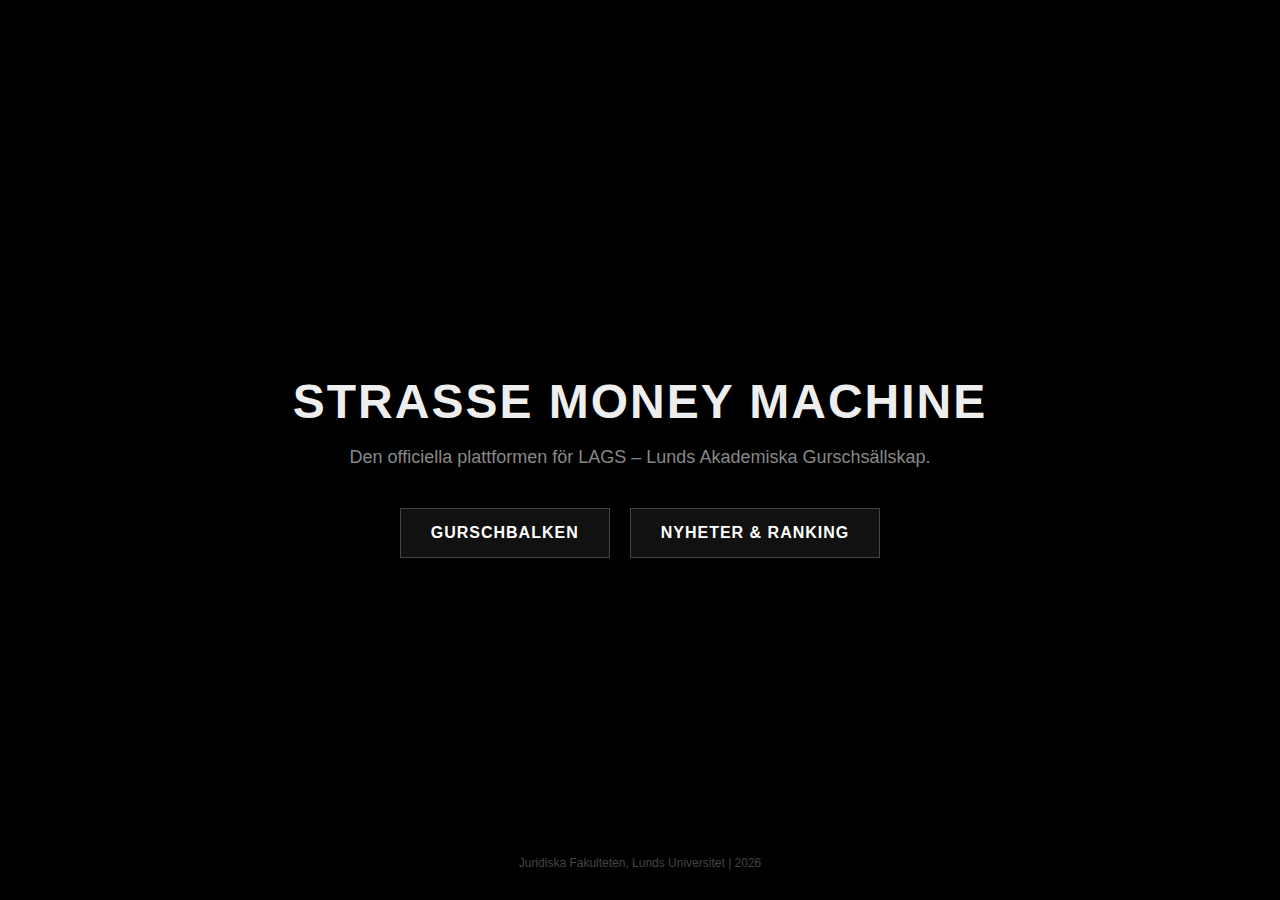
<file: 1-index.html>
<!DOCTYPE html>
<html lang="sv">
<head>
    <meta charset="UTF-8">
    <title>Strasse Money Machine — Hem</title>
    <style>
        body { 
            font-family: Arial, sans-serif; 
            margin: 0; 
            background-color: #000; 
            color: #eee;
            display: flex;
            flex-direction: column;
            align-items: center;
            justify-content: center;
            height: 100vh;
            text-align: center;
        }

        .hero-section {
            max-width: 800px;
            padding: 20px;
        }

        h1 { font-size: 48px; letter-spacing: 2px; margin-bottom: 10px; }
        p { color: #888; font-size: 18px; margin-bottom: 40px; }

        .nav-box {
            display: flex;
            gap: 20px;
            justify-content: center;
        }

        .nav-button {
            padding: 15px 30px;
            border: 1px solid #444;
            background: #111;
            color: #fff;
            text-decoration: none;
            font-weight: bold;
            transition: 0.3s;
            text-transform: uppercase;
            letter-spacing: 1px;
        }

        .nav-button:hover {
            background: #fff;
            color: #000;
            border-color: #fff;
        }

        .footer-note {
            position: absolute;
            bottom: 30px;
            font-size: 12px;
            color: #444;
        }
    </style>
</head>
<body>

    <div class="hero-section">
        <h1>STRASSE MONEY MACHINE</h1>
        <p>Den officiella plattformen för LAGS – Lunds Akademiska Gurschsällskap.</p>
        
        <div class="nav-box">
            <a href="balken.html" class="nav-button">Gurschbalken</a>
            <a href="blogg.html" class="nav-button">Nyheter & Ranking</a>
        </div>
    </div>

    <div class="footer-note">
        Juridiska Fakulteten, Lunds Universitet | 2026
    </div>

</body>
</html>
</file>
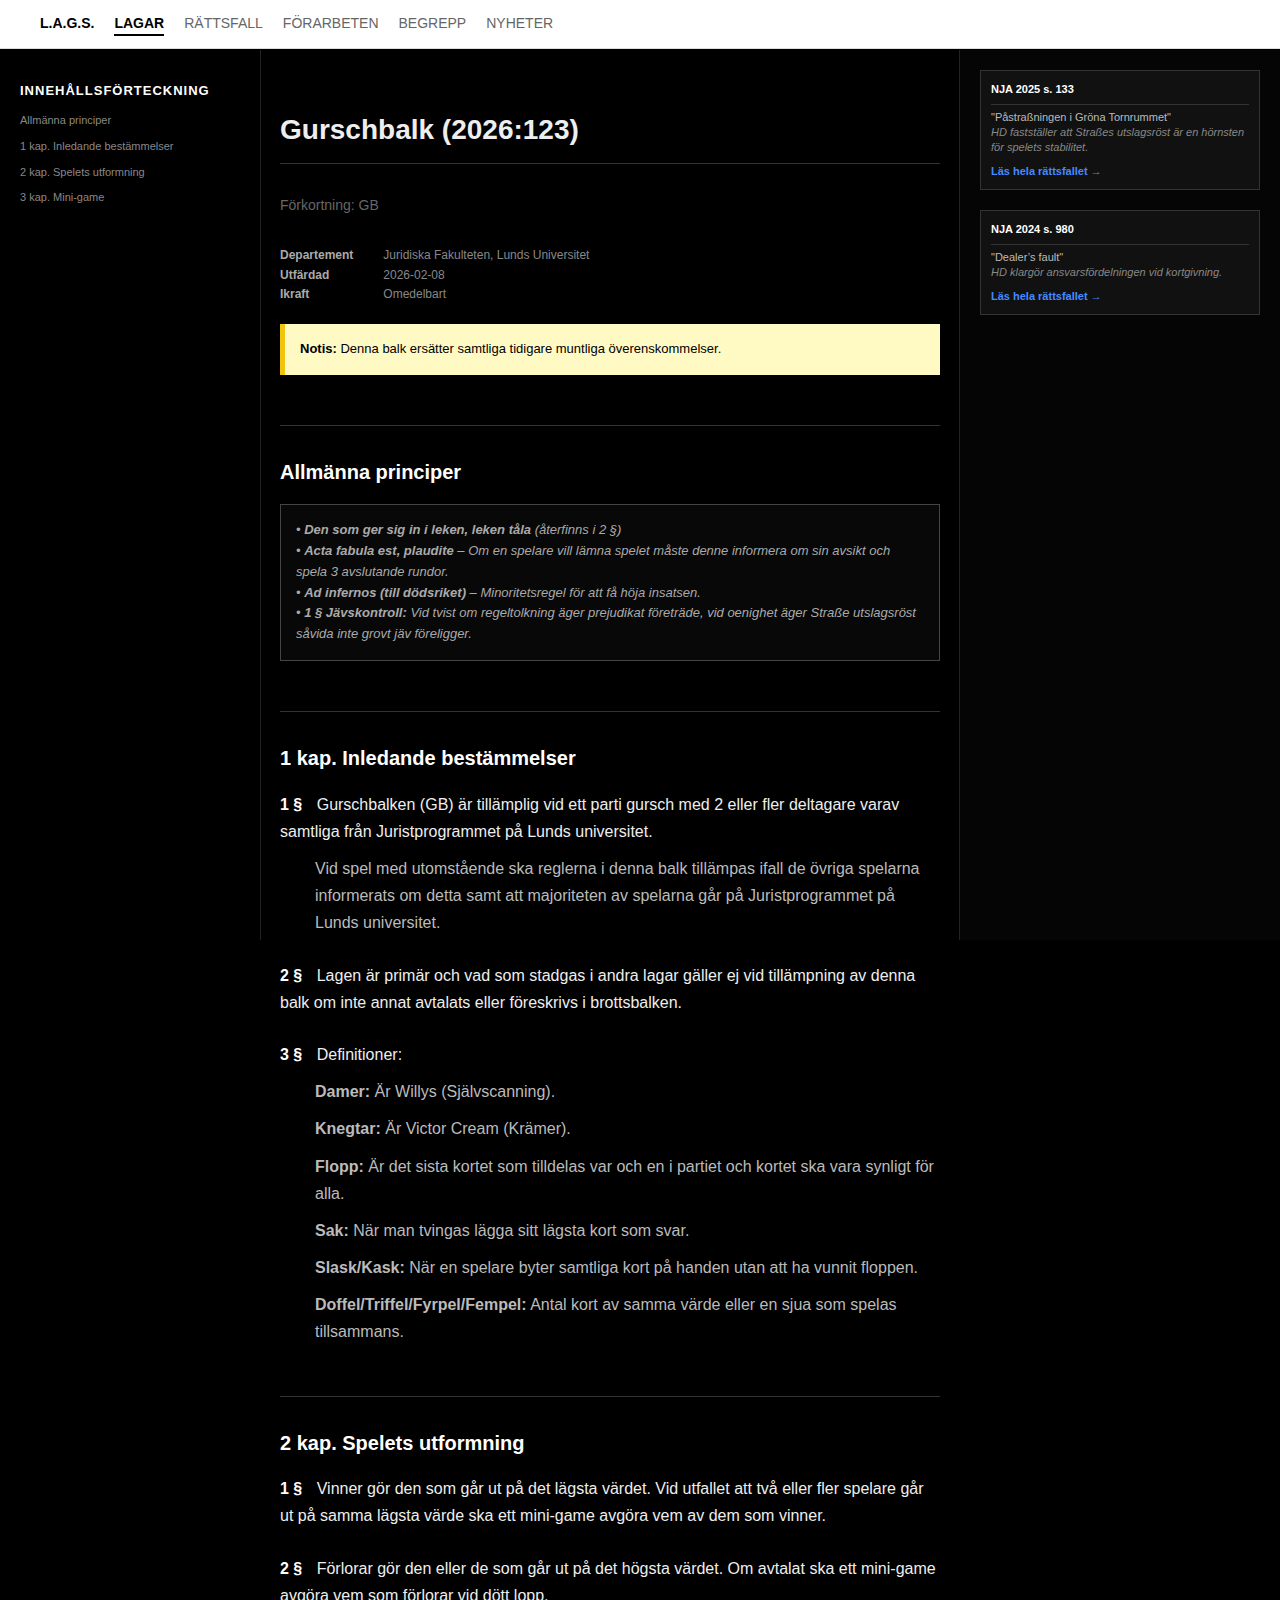
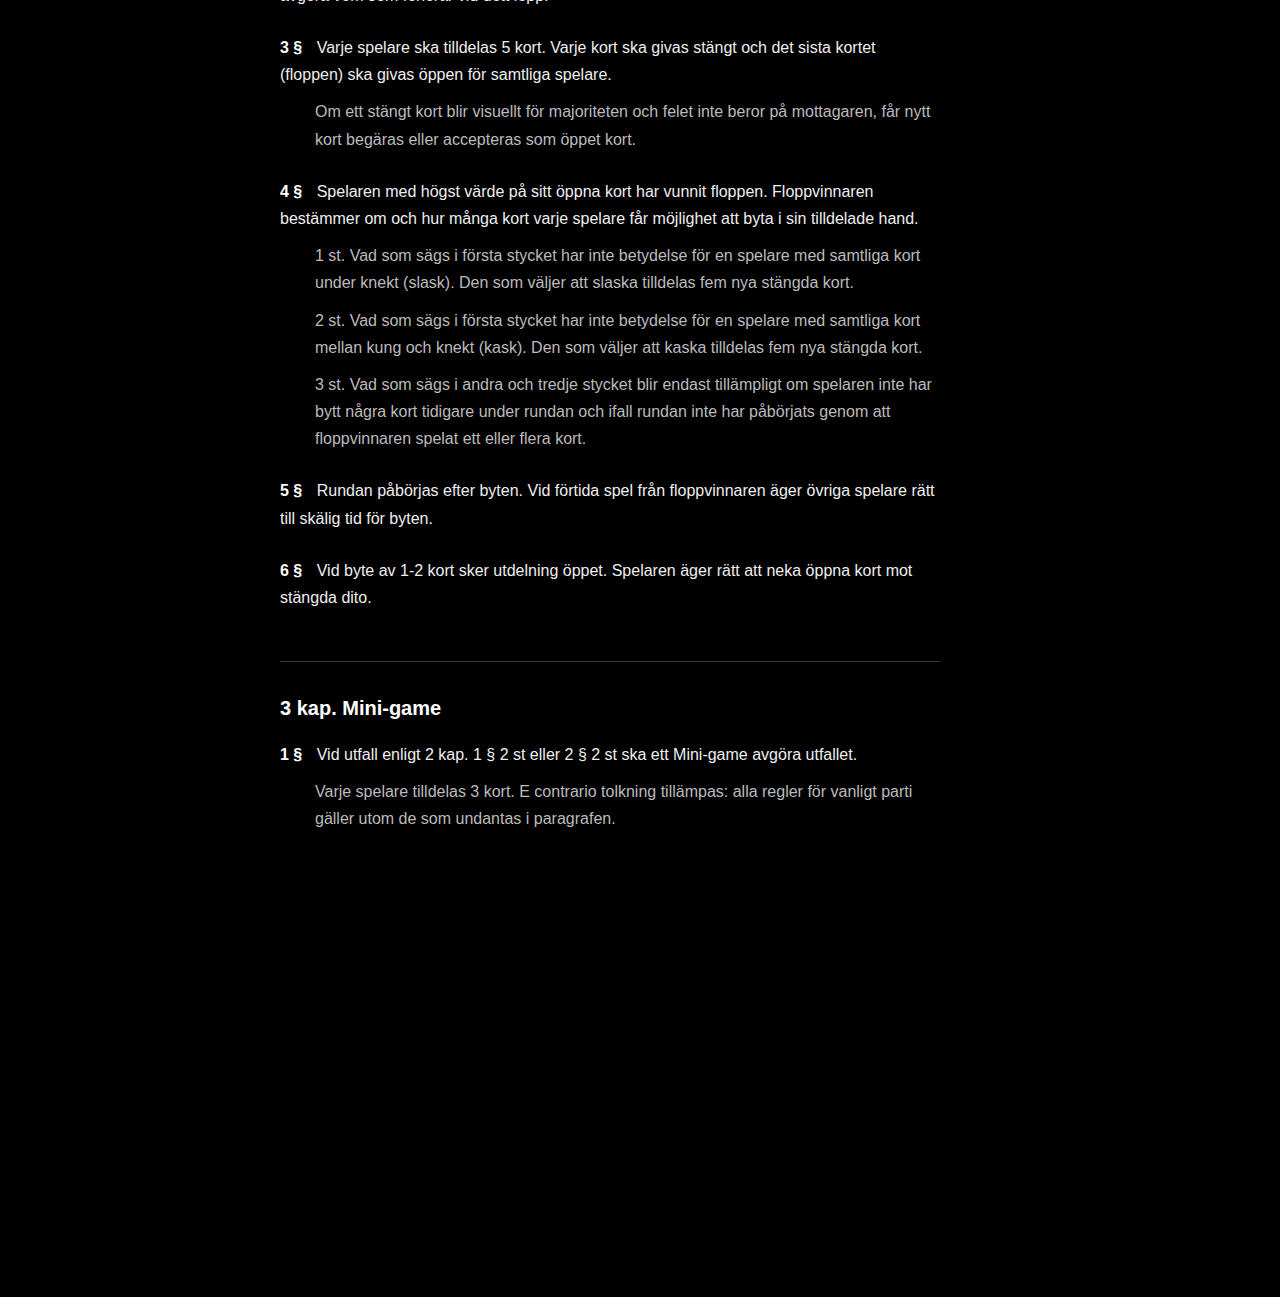
<file: balken.html>
<!DOCTYPE html>
<html lang="sv">
<head>
    <meta charset="UTF-8">
    <meta name="viewport" content="width=device-width, initial-scale=1.0">
    <title>Gurschbalken (2026:123)</title>
    <link rel="stylesheet" href="style.css">
</head>
<body>

    <nav class="top-bar">
        <a href="index.html" style="font-weight: bold; color: #000;">L.A.G.S.</a>
        <a href="balken.html" class="active">Lagar</a>
        <a href="rattsfall.html">Rättsfall</a>
        <a href="forarbeten.html">Förarbeten</a>
        <a href="begrepp.html">Begrepp</a>
        <a href="blogg.html">Nyheter</a>
    </nav>

    <div class="page-wrapper">
        <div class="sidebar-left">
            <h2>Innehållsförteckning</h2>
            <a href="#allman">Allmänna principer</a>
            <a href="#kap1">1 kap. Inledande bestämmelser</a>
            <a href="#kap2">2 kap. Spelets utformning</a>
            <a href="#kap3">3 kap. Mini-game</a>
        </div>

        <div class="main-content">
            <h1>Gurschbalk (2026:123)</h1>
            <div class="abbr">Förkortning: GB</div>

            <div class="meta">
                <b>Departement</b> Juridiska Fakulteten, Lunds Universitet<br>
                <b>Utfärdad</b> 2026-02-08<br>
                <b>Ikraft</b> Omedelbart
            </div>

            <div class="yellow-box"><b>Notis:</b> Denna balk ersätter samtliga tidigare muntliga överenskommelser.</div>

            <h2 id="allman" class="kapitel-rubrik">Allmänna principer</h2>
            <div class="principer">
                • <b>Den som ger sig in i leken, leken tåla</b> (återfinns i 2 §)<br>
                • <b>Acta fabula est, plaudite</b> – Om en spelare vill lämna spelet måste denne informera om sin avsikt och spela 3 avslutande rundor.<br>
                • <b>Ad infernos (till dödsriket)</b> – Minoritetsregel för att få höja insatsen.<br>
                • <b>1 § Jävskontroll:</b> Vid tvist om regeltolkning äger prejudikat företräde, vid oenighet äger Straße utslagsröst såvida inte grovt jäv föreligger.
            </div>

            <h2 id="kap1" class="kapitel-rubrik">1 kap. Inledande bestämmelser</h2>
            <div class="paragraf">
                <span class="paragraf-nr">1 §</span> Gurschbalken (GB) är tillämplig vid ett parti gursch med 2 eller fler deltagare varav samtliga från Juristprogrammet på Lunds universitet.
                <span class="stycke">Vid spel med utomstående ska reglerna i denna balk tillämpas ifall de övriga spelarna informerats om detta samt att majoriteten av spelarna går på Juristprogrammet på Lunds universitet.</span>
            </div>
            <div class="paragraf">
                <span class="paragraf-nr">2 §</span> Lagen är primär och vad som stadgas i andra lagar gäller ej vid tillämpning av denna balk om inte annat avtalats eller föreskrivs i brottsbalken.
            </div>
            <div class="paragraf">
                <span class="paragraf-nr">3 §</span> Definitioner:
                <span class="stycke"><b>Damer:</b> Är Willys (Självscanning).</span>
                <span class="stycke"><b>Knegtar:</b> Är Victor Cream (Krämer).</span>
                <span class="stycke"><b>Flopp:</b> Är det sista kortet som tilldelas var och en i partiet och kortet ska vara synligt för alla.</span>
                <span class="stycke"><b>Sak:</b> När man tvingas lägga sitt lägsta kort som svar.</span>
                <span class="stycke"><b>Slask/Kask:</b> När en spelare byter samtliga kort på handen utan att ha vunnit floppen.</span>
                <span class="stycke"><b>Doffel/Triffel/Fyrpel/Fempel:</b> Antal kort av samma värde eller en sjua som spelas tillsammans.</span>
            </div>

            <h2 id="kap2" class="kapitel-rubrik">2 kap. Spelets utformning</h2>
            <div class="paragraf">
                <span class="paragraf-nr">1 §</span> Vinner gör den som går ut på det lägsta värdet. Vid utfallet att två eller fler spelare går ut på samma lägsta värde ska ett mini-game avgöra vem av dem som vinner.
            </div>
            <div class="paragraf">
                <span class="paragraf-nr">2 §</span> Förlorar gör den eller de som går ut på det högsta värdet. Om avtalat ska ett mini-game avgöra vem som förlorar vid dött lopp.
            </div>
            <div class="paragraf">
                <span class="paragraf-nr">3 §</span> Varje spelare ska tilldelas 5 kort. Varje kort ska givas stängt och det sista kortet (floppen) ska givas öppen för samtliga spelare.
                <span class="stycke">Om ett stängt kort blir visuellt för majoriteten och felet inte beror på mottagaren, får nytt kort begäras eller accepteras som öppet kort.</span>
            </div>
            <div class="paragraf">
                <span class="paragraf-nr">4 §</span> Spelaren med högst värde på sitt öppna kort har vunnit floppen. Floppvinnaren bestämmer om och hur många kort varje spelare får möjlighet att byta i sin tilldelade hand.
                <span class="stycke">1 st. Vad som sägs i första stycket har inte betydelse för en spelare med samtliga kort under knekt (slask). Den som väljer att slaska tilldelas fem nya stängda kort.</span>
                <span class="stycke">2 st. Vad som sägs i första stycket har inte betydelse för en spelare med samtliga kort mellan kung och knekt (kask). Den som väljer att kaska tilldelas fem nya stängda kort.</span>
                <span class="stycke">3 st. Vad som sägs i andra och tredje stycket blir endast tillämpligt om spelaren inte har bytt några kort tidigare under rundan och ifall rundan inte har påbörjats genom att floppvinnaren spelat ett eller flera kort.</span>
            </div>
            <div class="paragraf">
                <span class="paragraf-nr">5 §</span> Rundan påbörjas efter byten. Vid förtida spel från floppvinnaren äger övriga spelare rätt till skälig tid för byten.
            </div>
            <div class="paragraf">
                <span class="paragraf-nr">6 §</span> Vid byte av 1-2 kort sker utdelning öppet. Spelaren äger rätt att neka öppna kort mot stängda dito.
            </div>

            <h2 id="kap3" class="kapitel-rubrik">3 kap. Mini-game</h2>
            <div class="paragraf">
                <span class="paragraf-nr">1 §</span> Vid utfall enligt 2 kap. 1 § 2 st eller 2 § 2 st ska ett Mini-game avgöra utfallet.
                <span class="stycke">Varje spelare tilldelas 3 kort. E contrario tolkning tillämpas: alla regler för vanligt parti gäller utom de som undantas i paragrafen.</span>
            </div>
            
            <div style="height: 400px;"></div>
        </div>

        <div class="sidebar-right">
            <div class="ref-box">
                <div class="ref-header">NJA 2025 s. 133</div>
                <div class="ref-content">
                    "Påstraßningen i Gröna Tornrummet"<br>
                    <span style="color: #888; font-style: italic;">HD fastställer att Straßes utslagsröst är en hörnsten för spelets stabilitet.</span>
                    <a href="nja2025s133.html">Läs hela rättsfallet →</a>
                </div>
            </div>

            <div class="ref-box">
                <div class="ref-header">NJA 2024 s. 980</div>
                <div class="ref-content">
                    "Dealer’s fault"<br>
                    <span style="color: #888; font-style: italic;">HD klargör ansvarsfördelningen vid kortgivning.</span>
                    <a href="nja2024s980.html">Läs hela rättsfallet →</a>
                </div>
            </div>
        </div>
    </div>
</body>
</html>
</file>
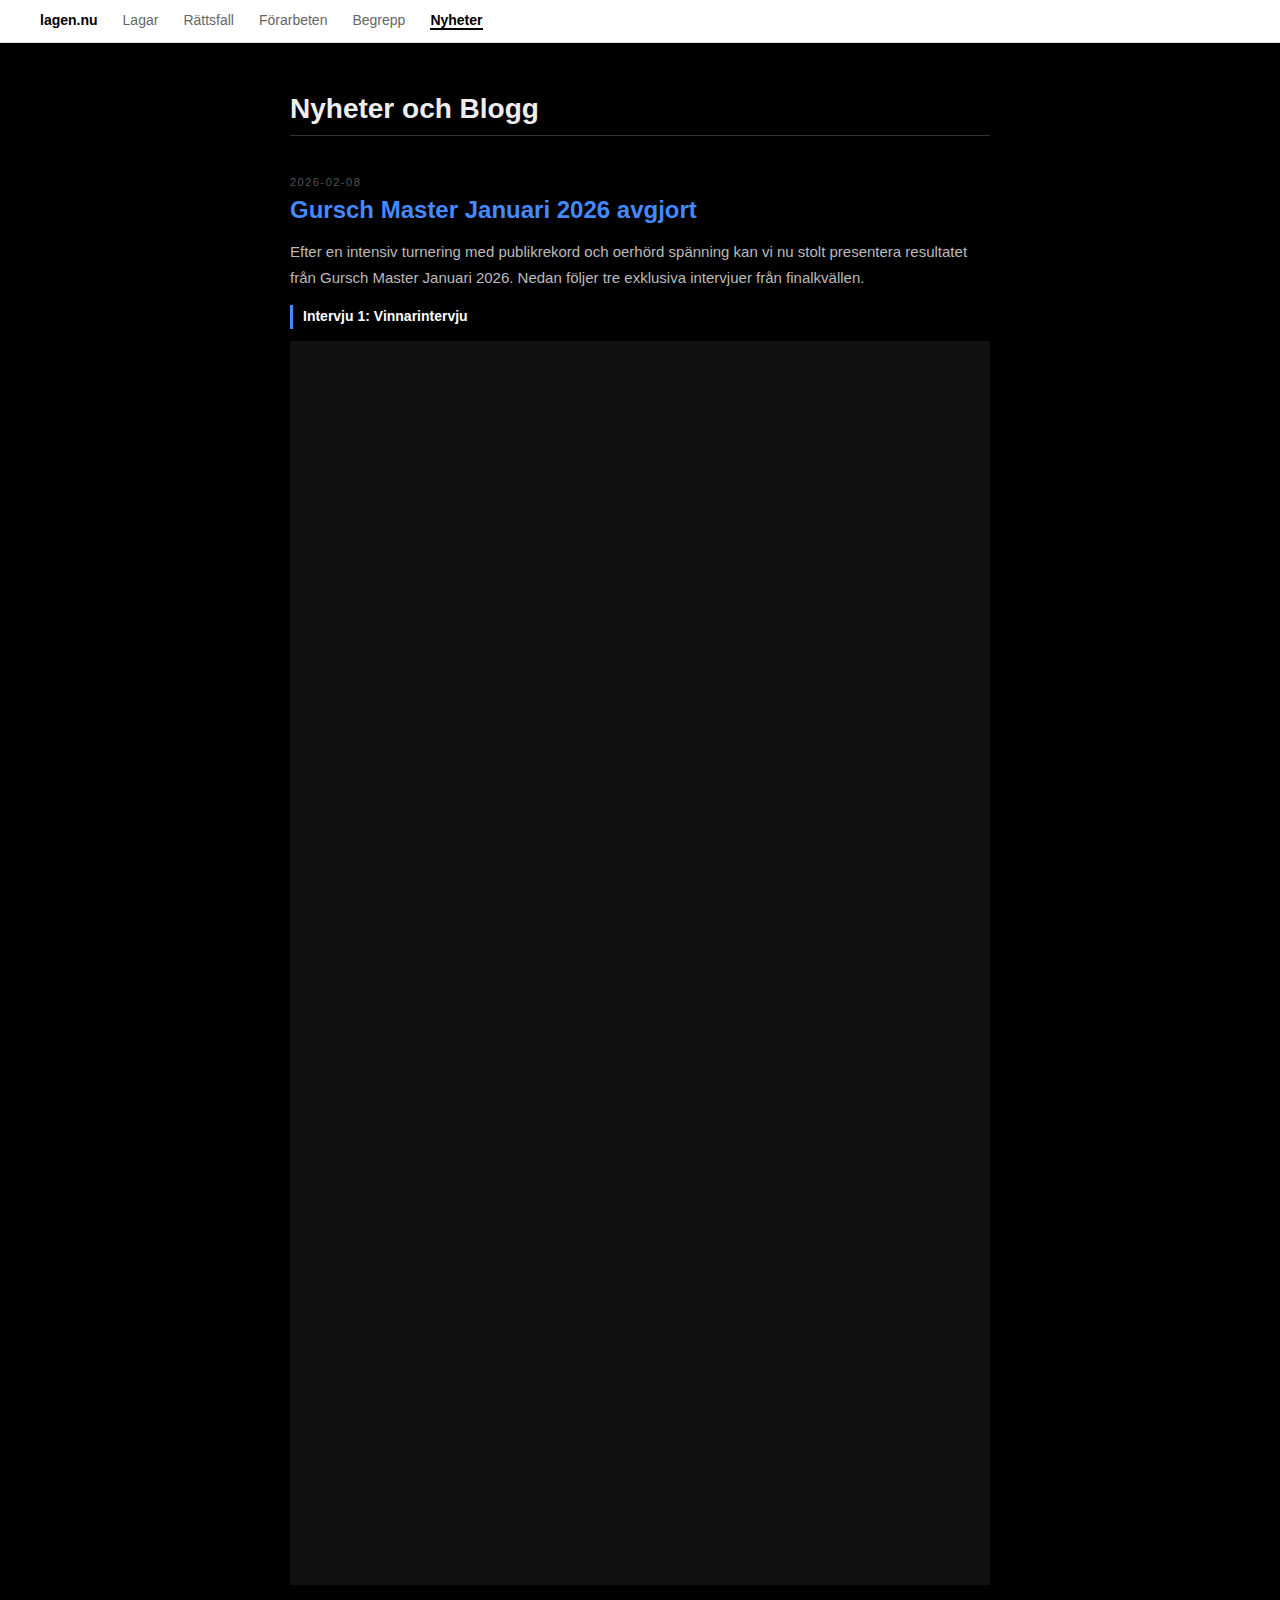
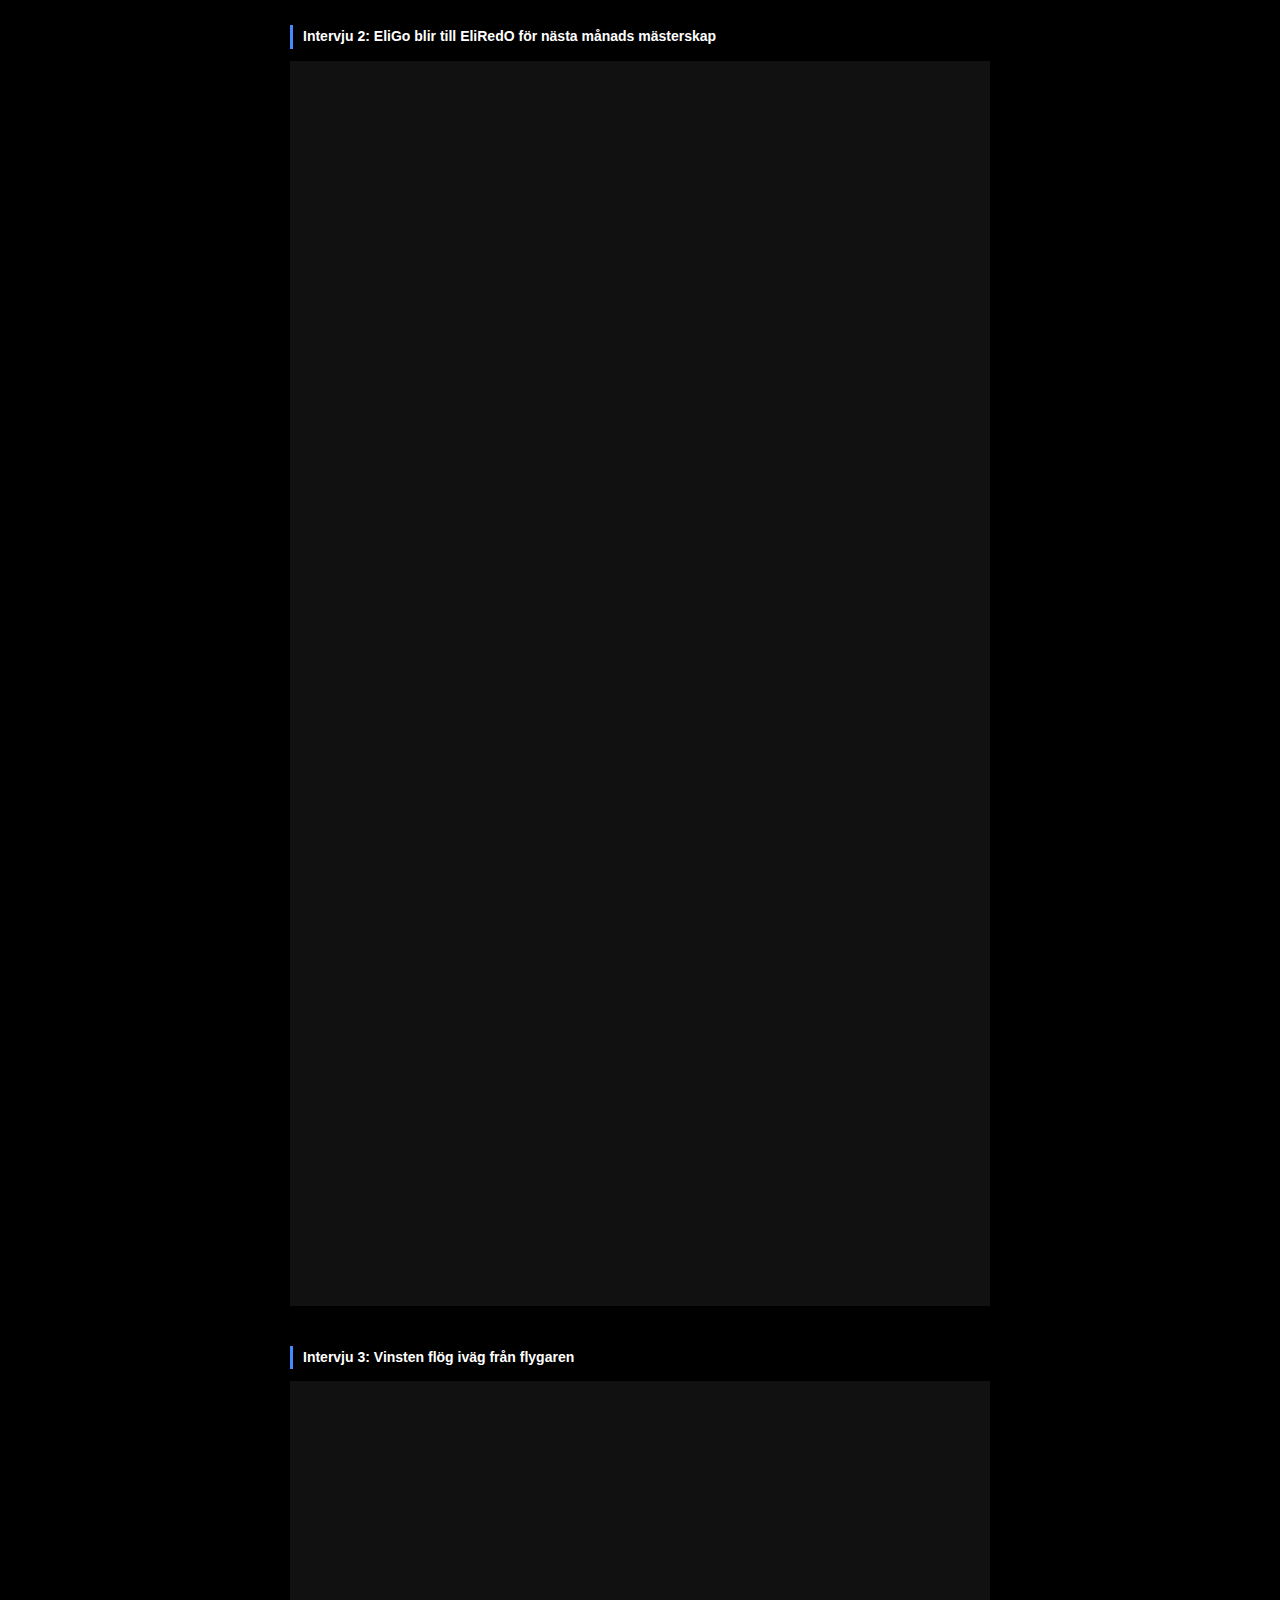
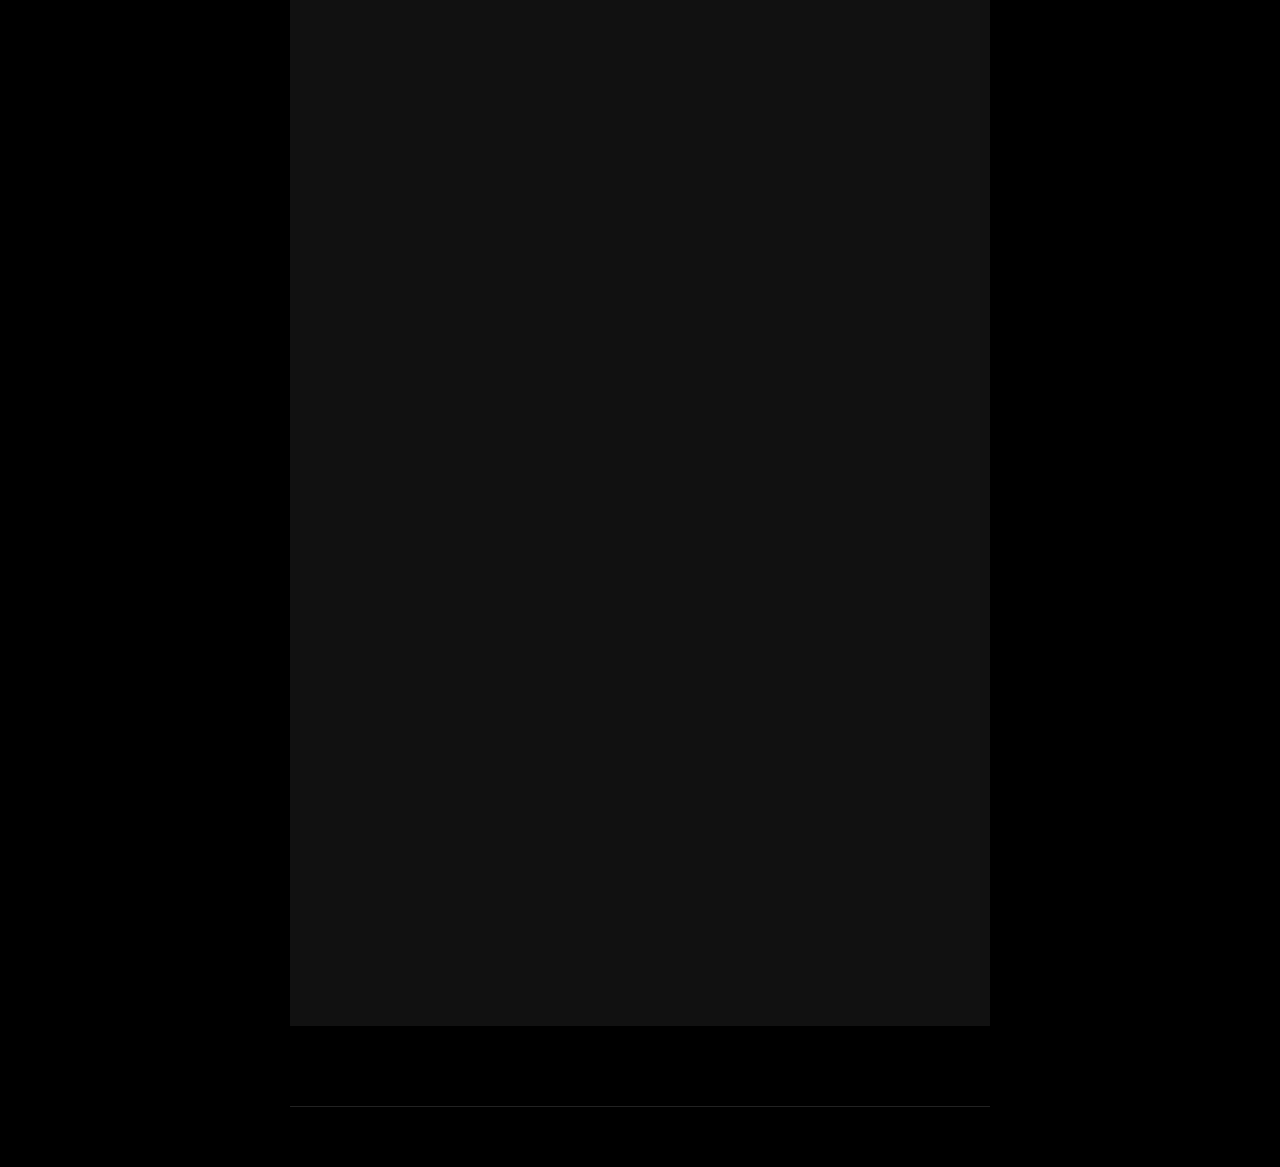
<file: blogg.html>
<!DOCTYPE html>
<html lang="sv">
<head>
    <meta charset="UTF-8">
    <title>Nyheter — Gurschbalken</title>
    <style>
        body { 
            font-family: Arial, sans-serif; 
            margin: 0; 
            background-color: #000; 
            color: #eee; 
        }
        
        /* NAVIGATION */
        .top-bar {
            background: #ffffff; 
            padding: 12px 40px; 
            display: flex; 
            gap: 25px; 
            border-bottom: 1px solid #ddd;
            position: sticky;
            top: 0;
            z-index: 1000;
        }
        .top-bar a { color: #666; text-decoration: none; font-size: 14px; }
        .top-bar a:hover { color: #000; }
        .top-bar .active { color: #000; font-weight: bold; border-bottom: 2px solid #000; }

        .container {
            max-width: 700px;
            margin: 50px auto;
            padding: 0 20px;
        }

        h1 { font-size: 28px; border-bottom: 1px solid #333; padding-bottom: 10px; margin-bottom: 40px; }

        /* BLOGG-STRUKTUR */
        .post {
            margin-bottom: 60px;
            padding-bottom: 40px;
            border-bottom: 1px solid #222;
        }
        .post-date {
            color: #555;
            font-size: 11px;
            text-transform: uppercase;
            letter-spacing: 1.5px;
            margin-bottom: 8px;
        }
        .post-title {
            color: #448aff;
            font-size: 24px;
            text-decoration: none;
            display: block;
            margin-bottom: 15px;
            font-weight: bold;
        }
        
        .post-content {
            line-height: 1.7;
            color: #bbb;
            font-size: 15px;
        }

        /* VIDEO-CONTAINER (Anpassad för stående format/mobilvideo) */
        .video-wrapper {
            position: relative;
            padding-bottom: 177.78%; /* Anpassat för 9:16 format (stående) */
            height: 0;
            overflow: hidden;
            margin-bottom: 40px;
            background: #111;
        }
        .video-wrapper iframe {
            position: absolute;
            top: 0;
            left: 0;
            width: 100%;
            height: 100%;
            border: 0;
        }
        .video-label {
            font-size: 14px;
            font-weight: bold;
            color: #fff;
            margin-bottom: 12px;
            display: block;
            border-left: 3px solid #448aff;
            padding-left: 10px;
        }
    </style>
</head>
<body>

    <nav class="top-bar">
        <a href="index.html" style="font-weight: bold; color: #000;">lagen.nu</a>
            <a href="index.html">Lagar</a>
            <a href="rattsfall.html">Rättsfall</a>
            <a href="forarbeten.html">Förarbeten</a>
            <a href="begrepp.html">Begrepp</a>
        <a href="blogg.html" class="active">Nyheter</a>
    </nav>

    <div class="container">
        <h1>Nyheter och Blogg</h1>

        <article class="post">
            <div class="post-date">2026-02-08</div>
            <div class="post-title">Gursch Master Januari 2026 avgjort</div>
            
            <div class="post-content">
                <p>Efter en intensiv turnering med publikrekord och oerhörd spänning kan vi nu stolt presentera resultatet från Gursch Master Januari 2026. Nedan följer tre exklusiva intervjuer från finalkvällen.</p>
                
                <span class="video-label">Intervju 1: Vinnarintervju</span>
                <div class="video-wrapper">
                    <iframe src="https://player.vimeo.com/video/1163081941?badge=0&autopause=0&player_id=0&app_id=58479" 
                            frameborder="0" allow="autoplay; fullscreen; picture-in-picture; clipboard-write; encrypted-media; web-share" 
                            referrerpolicy="strict-origin-when-cross-origin" title="Vinnarintervju">
                    </iframe>
                </div>

                <span class="video-label">Intervju 2: EliGo blir till EliRedO för nästa månads mästerskap</span>
                <div class="video-wrapper">
                    <iframe src="https://player.vimeo.com/video/1163081887?badge=0&autopause=0&player_id=0&app_id=58479" 
                            frameborder="0" allow="autoplay; fullscreen; picture-in-picture; clipboard-write; encrypted-media; web-share" 
                            referrerpolicy="strict-origin-when-cross-origin" title="Försteförlorarintervju">
                    </iframe>
                </div>

                <span class="video-label">Intervju 3: Vinsten flög iväg från flygaren</span>
                <div class="video-wrapper">
                    <iframe src="https://player.vimeo.com/video/1163081918?badge=0&autopause=0&player_id=0&app_id=58479" 
                            frameborder="0" allow="autoplay; fullscreen; picture-in-picture; clipboard-write; encrypted-media; web-share" 
                            referrerpolicy="strict-origin-when-cross-origin" title="Herbertointervju">
                    </iframe>
                </div>
            </div>
        </article>

    </div>
    
    <script src="https://player.vimeo.com/api/player.js"></script>
</body>
</html>
</file>
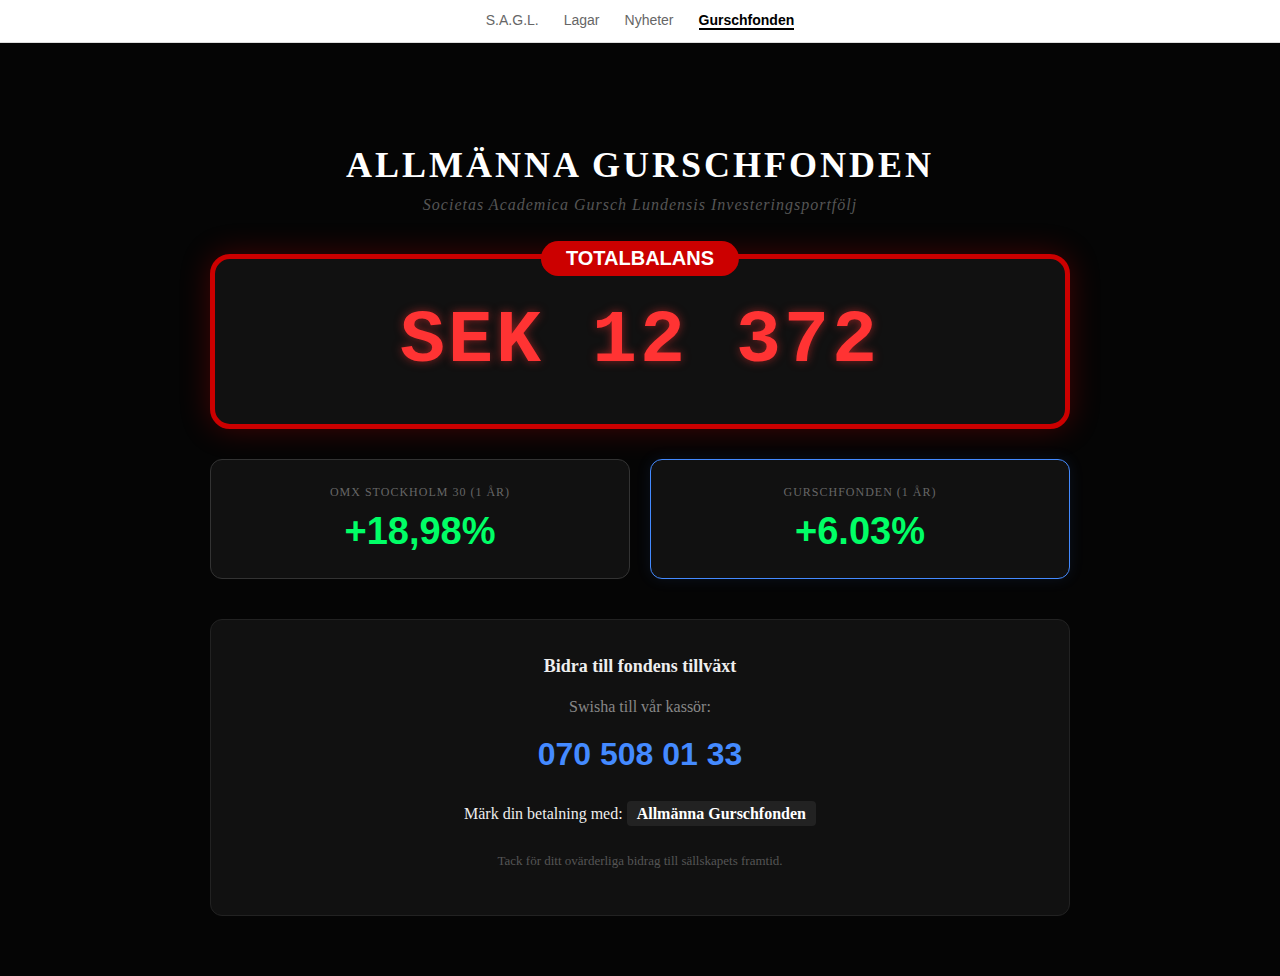
<file: fond.html>
<!DOCTYPE html>
<html lang="sv">
<head>
    <meta charset="UTF-8">
    <title>Allmänna Gurschfonden – L.A.G.S.</title>
    <style>
        body { 
            font-family: 'Times New Roman', serif; 
            margin: 0; 
            background-color: #050505; 
            color: #eee;
            display: flex;
            flex-direction: column;
            align-items: center;
            min-height: 100vh;
            text-align: center;
        }

        /* NAVIGATION BAR */
        .top-bar {
            background: #ffffff; 
            padding: 12px 0; 
            display: flex; 
            gap: 25px; 
            border-bottom: 1px solid #ddd;
            position: fixed;
            top: 0;
            width: 100%;
            justify-content: center;
            z-index: 1000;
        }
        .top-bar a { color: #666; text-decoration: none; font-size: 14px; font-family: Arial, sans-serif; transition: 0.3s; }
        .top-bar a:hover { color: #000; }
        .top-bar .active { color: #000; font-weight: bold; border-bottom: 2px solid #000; }

        .container {
            padding: 120px 20px 60px 20px;
            max-width: 900px;
            width: 100%;
            box-sizing: border-box;
        }

        h1 { font-size: 36px; letter-spacing: 3px; text-transform: uppercase; margin-bottom: 10px; color: #fff; }
        .subtitle { color: #555; font-style: italic; margin-bottom: 40px; letter-spacing: 1px; }

        /* GURSCHCLOCK (Baserad på din bild) */
        .debt-display {
            background: #111;
            border: 5px solid #cc0000; 
            border-radius: 20px;
            padding: 40px 20px;
            margin-bottom: 30px;
            box-shadow: 0 0 30px rgba(204, 0, 0, 0.3);
            position: relative;
        }

        .debt-label {
            background: #cc0000;
            color: white;
            padding: 6px 25px;
            border-radius: 20px;
            font-weight: bold;
            font-family: Arial, sans-serif;
            font-size: 20px;
            display: inline-block;
            position: absolute;
            top: -18px;
            left: 50%;
            transform: translateX(-50%);
            text-transform: uppercase;
        }

        .amount {
            font-family: 'Courier New', Courier, monospace;
            font-size: clamp(35px, 9vw, 75px);
            color: #ff3333;
            font-weight: bold;
            letter-spacing: 3px;
            text-shadow: 0 0 10px rgba(255, 51, 51, 0.5);
        }

        /* FINANSIELL JÄMFÖRELSE */
        .comparison-grid {
            display: grid;
            grid-template-columns: 1fr 1fr;
            gap: 20px;
            margin-bottom: 40px;
        }

        .index-card {
            background: #111;
            border: 1px solid #333;
            padding: 25px;
            border-radius: 12px;
            transition: 0.3s;
        }

        .gursch-card { border: 1px solid #448aff; box-shadow: 0 0 15px rgba(68, 138, 255, 0.1); }

        .card-label { font-size: 12px; color: #666; text-transform: uppercase; margin-bottom: 10px; display: block; letter-spacing: 1px; }
        .perc-val { font-size: 38px; font-weight: bold; font-family: 'Arial', sans-serif; }
        .positive { color: #00ff66; }

        /* DONATIONS-INFO */
        .donate-box {
            background: #111;
            border: 1px solid #222;
            padding: 30px;
            border-radius: 12px;
            line-height: 1.8;
        }

        .swish-title { font-weight: bold; font-size: 18px; margin-bottom: 10px; display: block; }
        .phone-number { font-size: 32px; color: #448aff; font-weight: bold; display: block; margin: 5px 0; font-family: Arial; }
        .memo { color: #fff; background: #222; padding: 4px 10px; border-radius: 4px; font-weight: bold; }

        @media (max-width: 600px) {
            .comparison-grid { grid-template-columns: 1fr; }
        }
    </style>
</head>
<body>

    <nav class="top-bar">
        <a href="index.html">S.A.G.L.</a>
        <a href="balken.html">Lagar</a>
        <a href="blogg.html">Nyheter</a>
        <a href="fond.html" class="active">Gurschfonden</a>
    </nav>

    <div class="container">
        <h1>Allmänna Gurschfonden</h1>
        <div class="subtitle">Societas Academica Gursch Lundensis Investeringsportfölj</div>

        <div class="debt-display">
            <div class="debt-label">Totalbalans</div>
            <div class="amount" id="counter">SEK  0</div>
        </div>

        <div class="comparison-grid">
            <div class="index-card">
                <span class="card-label">OMX Stockholm 30 (1 år)</span>
                <div class="perc-val positive">+18,98%</div>
            </div>
            <div class="index-card gursch-card">
                <span class="card-label">Gurschfonden (1 år)</span>
                <div class="perc-val positive" id="gursch-perc">+0,00%</div>
            </div>
        </div>

        <div class="donate-box">
            <span class="swish-title">Bidra till fondens tillväxt</span>
            <span style="color: #888;">Swisha till vår kassör:</span>
            <span class="phone-number">070 508 01 33</span>
            <p>Märk din betalning med: <span class="memo">Allmänna Gurschfonden</span></p>
            <p style="font-size: 13px; color: #555; margin-top: 20px;">Tack för ditt ovärderliga bidrag till sällskapets framtid.</p>
        </div>
    </div>

    <script>
        // --- MANUELLA INSTÄLLNINGAR ---
        const finalBalance = 38669;    // Summan i fonden
        const finalPercentage = 24.12; // Gurschfondens utveckling i %
        // ------------------------------

        // Animation för pengar
        function animateBalance(obj, start, end, duration) {
            let startTimestamp = null;
            const step = (timestamp) => {
                if (!startTimestamp) startTimestamp = timestamp;
                const progress = Math.min((timestamp - startTimestamp) / duration, 1);
                const currentVal = Math.floor(progress * (end - start) + start);
                obj.innerHTML = "SEK  " + currentVal.toLocaleString('sv-SE');
                if (progress < 1) window.requestAnimationFrame(step);
            };
            window.requestAnimationFrame(step);
        }

        // Animation för procent
        function animatePerc(obj, end, duration) {
            let startTimestamp = null;
            const step = (timestamp) => {
                if (!startTimestamp) startTimestamp = timestamp;
                const progress = Math.min((timestamp - startTimestamp) / duration, 1);
                const currentVal = (progress * end).toFixed(2);
                obj.innerHTML = "+" + currentVal + "%";
                if (progress < 1) window.requestAnimationFrame(step);
            };
            window.requestAnimationFrame(step);
        }

        // Kör båda animationerna när sidan laddas
        window.onload = () => {
            const balanceObj = document.getElementById("counter");
            const percObj = document.getElementById("gursch-perc");
            
            animateBalance(balanceObj, 0, finalBalance, 2500);
            
            // Starta procent-animationen med en liten fördröjning
            setTimeout(() => {
                animatePerc(percObj, finalPercentage, 2000);
            }, 300);
        };
    </script>

</body>
</html>
</file>
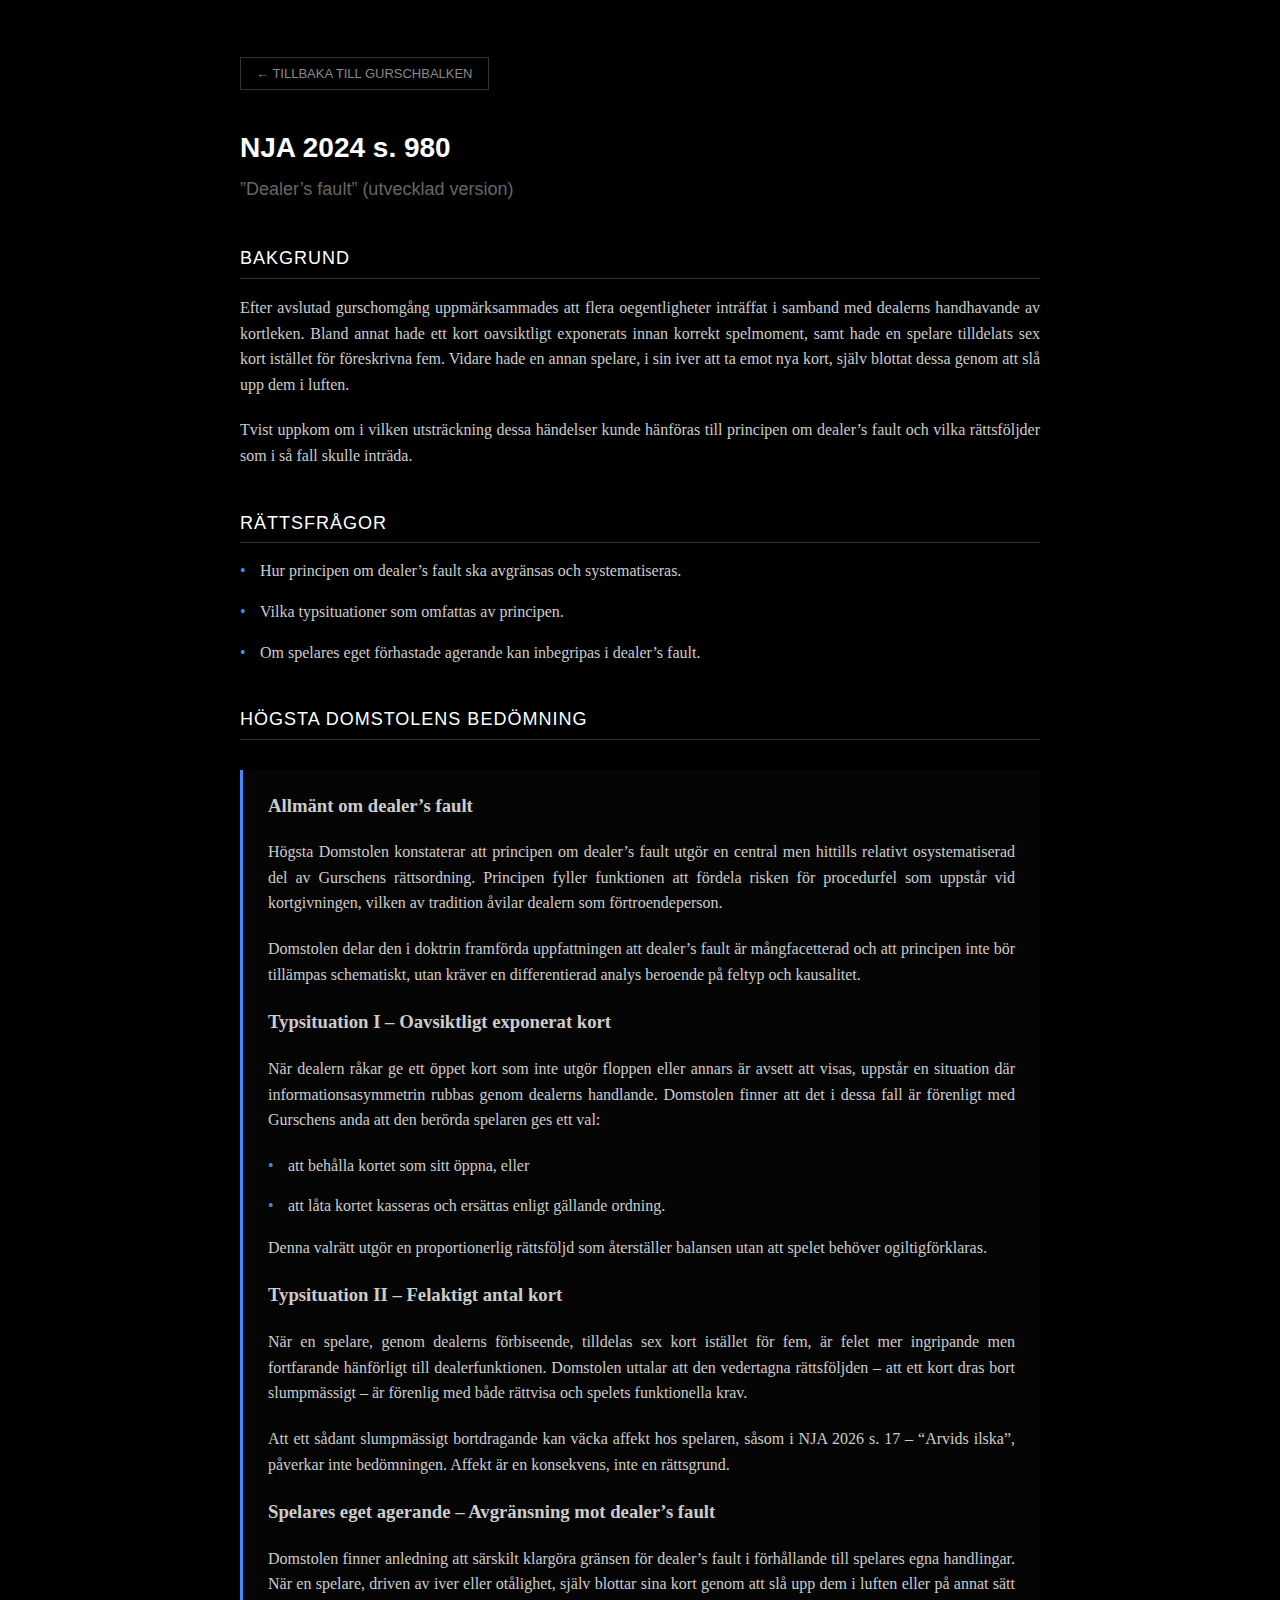
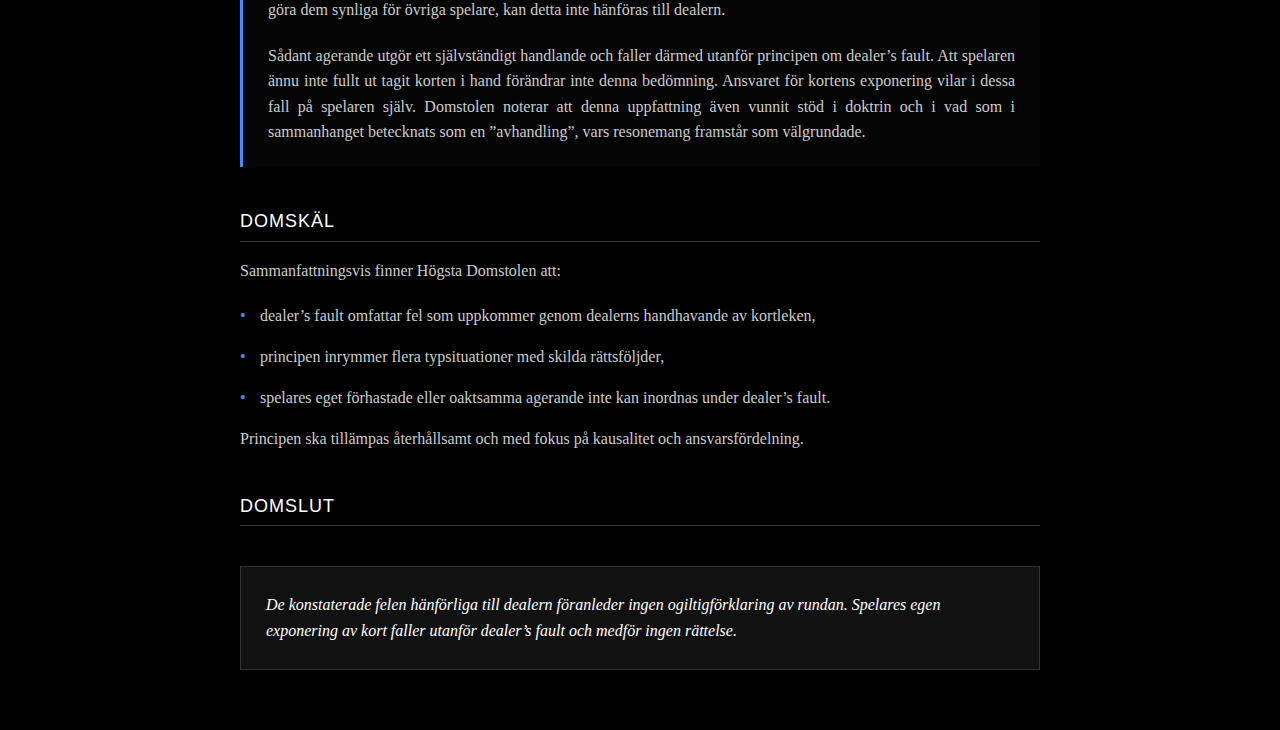
<file: nja2024s980.html>
<!DOCTYPE html>
<html lang="sv">
<head>
    <meta charset="UTF-8">
    <meta name="viewport" content="width=device-width, initial-scale=1.0">
    <title>NJA 2024 s. 980 — Gurschbalken</title>
    <style>
        body { 
            font-family: Georgia, serif; 
            line-height: 1.6; 
            margin: 0; 
            background-color: #000; 
            color: #ccc;
            display: flex;
            justify-content: center;
        }
        .wrapper {
            max-width: 800px;
            padding: 60px 40px;
            background: #000;
        }
        .back-nav {
            margin-bottom: 40px;
        }
        .back-nav a {
            color: #888;
            text-decoration: none;
            font-size: 13px;
            border: 1px solid #333;
            padding: 8px 15px;
            font-family: Arial, sans-serif;
            transition: 0.2s;
        }
        .back-nav a:hover { background: #111; color: #fff; border-color: #666; }

        h1 { font-family: Arial, sans-serif; font-size: 28px; color: #fff; margin-bottom: 5px; }
        h2 { font-family: Arial, sans-serif; font-size: 18px; color: #666; margin-top: 0; font-weight: normal; }
        
        .section-title { 
            font-family: Arial, sans-serif; 
            color: #fff; 
            font-size: 18px; 
            border-bottom: 1px solid #333; 
            padding-bottom: 5px; 
            margin-top: 40px; 
            margin-bottom: 15px;
            text-transform: uppercase;
            letter-spacing: 1px;
        }
        
        p { margin-bottom: 20px; text-align: justify; }
        
        .list-item {
            margin-bottom: 15px;
            padding-left: 20px;
            position: relative;
        }
        .list-item::before {
            content: "•";
            position: absolute;
            left: 0;
            color: #448aff;
        }

        .judgment-box {
            background: #050505;
            border-left: 3px solid #448aff;
            padding: 2px 25px;
            margin: 30px 0;
        }

        .decision-block {
            background: #111;
            padding: 25px;
            border: 1px solid #333;
            color: #fff;
            font-style: italic;
            margin-top: 40px;
        }
    </style>
</head>
<body>

    <div class="wrapper">
        <div class="back-nav">
            <a href="balken.html">← TILLBAKA TILL GURSCHBALKEN</a>
        </div>

        <h1>NJA 2024 s. 980</h1>
        <h2>”Dealer’s fault” (utvecklad version)</h2>

        <div class="section-title">Bakgrund</div>
        <p>
            Efter avslutad gurschomgång uppmärksammades att flera oegentligheter inträffat i samband med dealerns handhavande av kortleken. Bland annat hade ett kort oavsiktligt exponerats innan korrekt spelmoment, samt hade en spelare tilldelats sex kort istället för föreskrivna fem. Vidare hade en annan spelare, i sin iver att ta emot nya kort, själv blottat dessa genom att slå upp dem i luften.
        </p>
        <p>
            Tvist uppkom om i vilken utsträckning dessa händelser kunde hänföras till principen om dealer’s fault och vilka rättsföljder som i så fall skulle inträda.
        </p>

        <div class="section-title">Rättsfrågor</div>
        <div class="list-item">Hur principen om dealer’s fault ska avgränsas och systematiseras.</div>
        <div class="list-item">Vilka typsituationer som omfattas av principen.</div>
        <div class="list-item">Om spelares eget förhastade agerande kan inbegripas i dealer’s fault.</div>

        <div class="section-title">Högsta Domstolens bedömning</div>
        <div class="judgment-box">
            <h3>Allmänt om dealer’s fault</h3>
            <p>
                Högsta Domstolen konstaterar att principen om dealer’s fault utgör en central men hittills relativt osystematiserad del av Gurschens rättsordning. Principen fyller funktionen att fördela risken för procedurfel som uppstår vid kortgivningen, vilken av tradition åvilar dealern som förtroendeperson.
            </p>
            <p>
                Domstolen delar den i doktrin framförda uppfattningen att dealer’s fault är mångfacetterad och att principen inte bör tillämpas schematiskt, utan kräver en differentierad analys beroende på feltyp och kausalitet.
            </p>

            <h3>Typsituation I – Oavsiktligt exponerat kort</h3>
            <p>
                När dealern råkar ge ett öppet kort som inte utgör floppen eller annars är avsett att visas, uppstår en situation där informationsasymmetrin rubbas genom dealerns handlande. Domstolen finner att det i dessa fall är förenligt med Gurschens anda att den berörda spelaren ges ett val:
            </p>
            <div class="list-item">att behålla kortet som sitt öppna, eller</div>
            <div class="list-item">att låta kortet kasseras och ersättas enligt gällande ordning.</div>
            <p>Denna valrätt utgör en proportionerlig rättsföljd som återställer balansen utan att spelet behöver ogiltigförklaras.</p>

            <h3>Typsituation II – Felaktigt antal kort</h3>
            <p>
                När en spelare, genom dealerns förbiseende, tilldelas sex kort istället för fem, är felet mer ingripande men fortfarande hänförligt till dealerfunktionen. Domstolen uttalar att den vedertagna rättsföljden – att ett kort dras bort slumpmässigt – är förenlig med både rättvisa och spelets funktionella krav.
            </p>
            <p>
                Att ett sådant slumpmässigt bortdragande kan väcka affekt hos spelaren, såsom i NJA 2026 s. 17 – “Arvids ilska”, påverkar inte bedömningen. Affekt är en konsekvens, inte en rättsgrund.
            </p>

            <h3>Spelares eget agerande – Avgränsning mot dealer’s fault</h3>
            <p>
                Domstolen finner anledning att särskilt klargöra gränsen för dealer’s fault i förhållande till spelares egna handlingar. När en spelare, driven av iver eller otålighet, själv blottar sina kort genom att slå upp dem i luften eller på annat sätt göra dem synliga för övriga spelare, kan detta inte hänföras till dealern.
            </p>
            <p>
                Sådant agerande utgör ett självständigt handlande och faller därmed utanför principen om dealer’s fault. Att spelaren ännu inte fullt ut tagit korten i hand förändrar inte denna bedömning. Ansvaret för kortens exponering vilar i dessa fall på spelaren själv. Domstolen noterar att denna uppfattning även vunnit stöd i doktrin och i vad som i sammanhanget betecknats som en ”avhandling”, vars resonemang framstår som välgrundade.
            </p>
        </div>

        <div class="section-title">Domskäl</div>
        <p>Sammanfattningsvis finner Högsta Domstolen att:</p>
        <div class="list-item">dealer’s fault omfattar fel som uppkommer genom dealerns handhavande av kortleken,</div>
        <div class="list-item">principen inrymmer flera typsituationer med skilda rättsföljder,</div>
        <div class="list-item">spelares eget förhastade eller oaktsamma agerande inte kan inordnas under dealer’s fault.</div>
        <p>Principen ska tillämpas återhållsamt och med fokus på kausalitet och ansvarsfördelning.</p>

        <div class="section-title">Domslut</div>
        <div class="decision-block">
            De konstaterade felen hänförliga till dealern föranleder ingen ogiltigförklaring av rundan. Spelares egen exponering av kort faller utanför dealer’s fault och medför ingen rättelse.
        </div>
    </div>

</body>
</html>
</file>
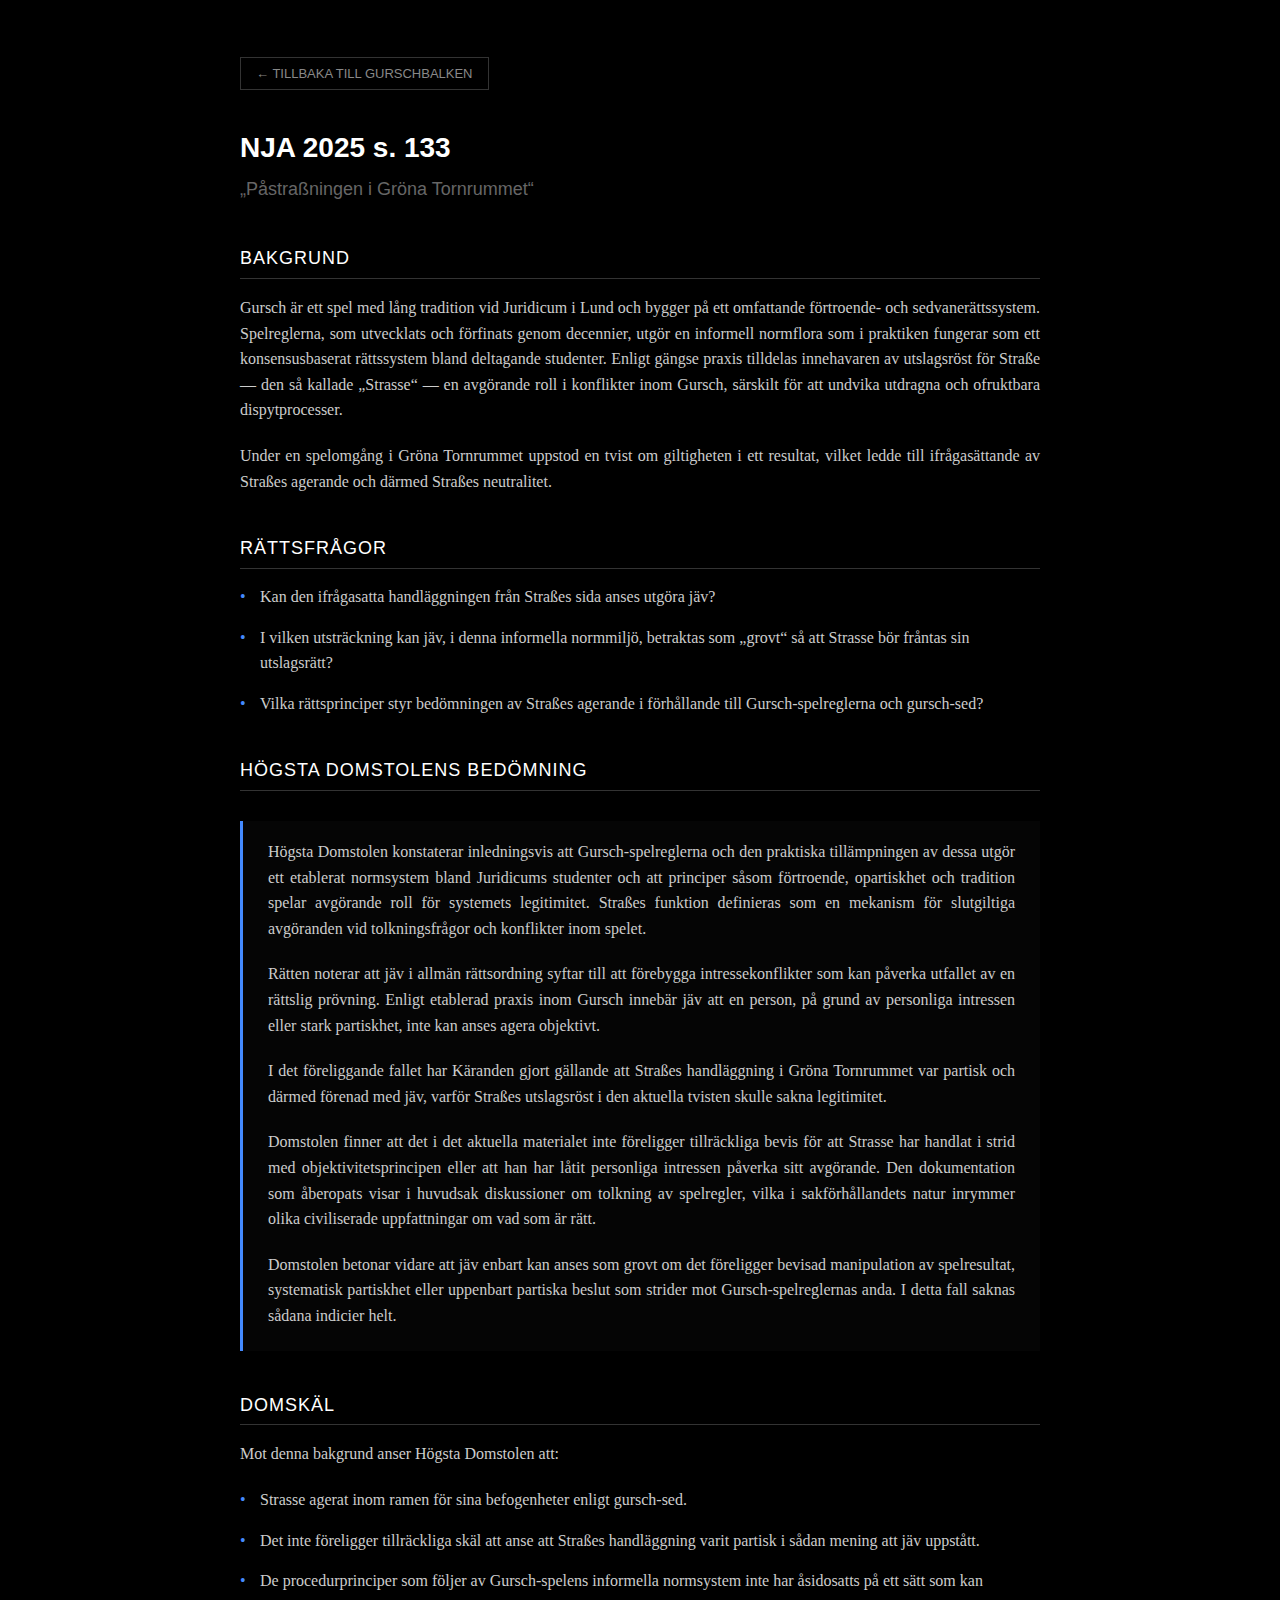
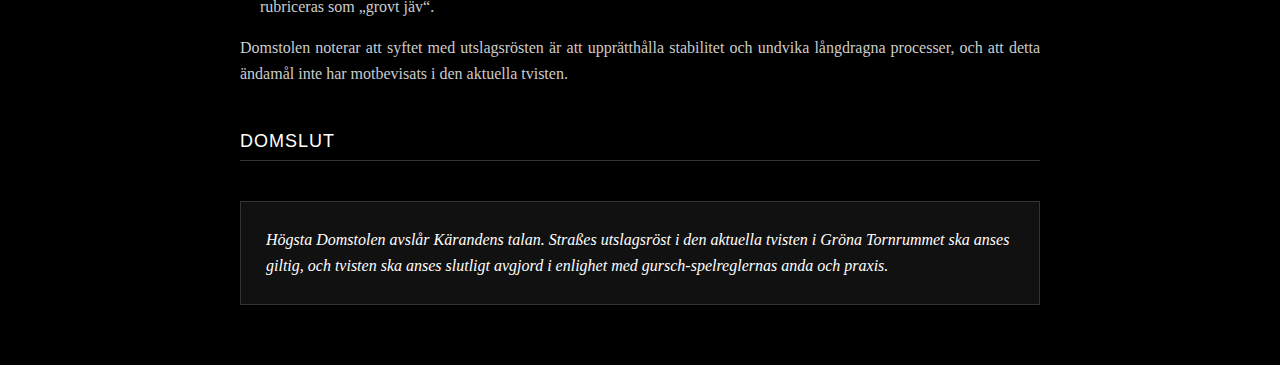
<file: nja2025s133.html>
<!DOCTYPE html>
<html lang="sv">
<head>
    <meta charset="UTF-8">
    <meta name="viewport" content="width=device-width, initial-scale=1.0">
    <title>NJA 2025 s. 133 — Gurschbalken</title>
    <style>
        body { 
            font-family: Georgia, serif; 
            line-height: 1.6; 
            margin: 0; 
            background-color: #000; 
            color: #ccc;
            display: flex;
            justify-content: center;
        }
        .wrapper {
            max-width: 800px;
            padding: 60px 40px;
            background: #000;
        }
        .back-nav {
            margin-bottom: 40px;
        }
        .back-nav a {
            color: #888;
            text-decoration: none;
            font-size: 13px;
            border: 1px solid #333;
            padding: 8px 15px;
            font-family: Arial, sans-serif;
            transition: 0.2s;
        }
        .back-nav a:hover { background: #111; color: #fff; border-color: #666; }

        h1 { font-family: Arial, sans-serif; font-size: 28px; color: #fff; margin-bottom: 5px; }
        h2 { font-family: Arial, sans-serif; font-size: 18px; color: #666; margin-top: 0; font-weight: normal; }
        
        .section-title { 
            font-family: Arial, sans-serif; 
            color: #fff; 
            font-size: 18px; 
            border-bottom: 1px solid #333; 
            padding-bottom: 5px; 
            margin-top: 40px; 
            margin-bottom: 15px;
            text-transform: uppercase;
            letter-spacing: 1px;
        }
        
        p { margin-bottom: 20px; text-align: justify; }
        
        .list-item {
            margin-bottom: 15px;
            padding-left: 20px;
            position: relative;
        }
        .list-item::before {
            content: "•";
            position: absolute;
            left: 0;
            color: #448aff;
        }

        .judgment-box {
            background: #050505;
            border-left: 3px solid #448aff;
            padding: 2px 25px;
            margin: 30px 0;
        }

        .decision-block {
            background: #111;
            padding: 25px;
            border: 1px solid #333;
            color: #fff;
            font-style: italic;
            margin-top: 40px;
        }
    </style>
</head>
<body>

    <div class="wrapper">
        <div class="back-nav">
            <a href="index.html">← TILLBAKA TILL GURSCHBALKEN</a>
        </div>

        <h1>NJA 2025 s. 133</h1>
        <h2>„Påstraßningen i Gröna Tornrummet“</h2>

        <div class="section-title">Bakgrund</div>
        <p>
            Gursch är ett spel med lång tradition vid Juridicum i Lund och bygger på ett omfattande förtroende- och sedvanerättssystem. Spelreglerna, som utvecklats och förfinats genom decennier, utgör en informell normflora som i praktiken fungerar som ett konsensusbaserat rättssystem bland deltagande studenter. Enligt gängse praxis tilldelas innehavaren av utslagsröst för Straße — den så kallade „Strasse“ — en avgörande roll i konflikter inom Gursch, särskilt för att undvika utdragna och ofruktbara dispytprocesser.
        </p>
        <p>
            Under en spelomgång i Gröna Tornrummet uppstod en tvist om giltigheten i ett resultat, vilket ledde till ifrågasättande av Straßes agerande och därmed Straßes neutralitet.
        </p>

        <div class="section-title">Rättsfrågor</div>
        <div class="list-item">Kan den ifrågasatta handläggningen från Straßes sida anses utgöra jäv?</div>
        <div class="list-item">I vilken utsträckning kan jäv, i denna informella normmiljö, betraktas som „grovt“ så att Strasse bör fråntas sin utslagsrätt?</div>
        <div class="list-item">Vilka rättsprinciper styr bedömningen av Straßes agerande i förhållande till Gursch-spelreglerna och gursch-sed?</div>

        <div class="section-title">Högsta Domstolens bedömning</div>
        <div class="judgment-box">
            <p>
                Högsta Domstolen konstaterar inledningsvis att Gursch-spelreglerna och den praktiska tillämpningen av dessa utgör ett etablerat normsystem bland Juridicums studenter och att principer såsom förtroende, opartiskhet och tradition spelar avgörande roll för systemets legitimitet. Straßes funktion definieras som en mekanism för slutgiltiga avgöranden vid tolkningsfrågor och konflikter inom spelet.
            </p>
            <p>
                Rätten noterar att jäv i allmän rättsordning syftar till att förebygga intressekonflikter som kan påverka utfallet av en rättslig prövning. Enligt etablerad praxis inom Gursch innebär jäv att en person, på grund av personliga intressen eller stark partiskhet, inte kan anses agera objektivt.
            </p>
            <p>
                I det föreliggande fallet har Käranden gjort gällande att Straßes handläggning i Gröna Tornrummet var partisk och därmed förenad med jäv, varför Straßes utslagsröst i den aktuella tvisten skulle sakna legitimitet.
            </p>
            <p>
                Domstolen finner att det i det aktuella materialet inte föreligger tillräckliga bevis för att Strasse har handlat i strid med objektivitetsprincipen eller att han har låtit personliga intressen påverka sitt avgörande. Den dokumentation som åberopats visar i huvudsak diskussioner om tolkning av spelregler, vilka i sakförhållandets natur inrymmer olika civiliserade uppfattningar om vad som är rätt.
            </p>
            <p>
                Domstolen betonar vidare att jäv enbart kan anses som grovt om det föreligger bevisad manipulation av spelresultat, systematisk partiskhet eller uppenbart partiska beslut som strider mot Gursch-spelreglernas anda. I detta fall saknas sådana indicier helt.
            </p>
        </div>

        <div class="section-title">Domskäl</div>
        <p>Mot denna bakgrund anser Högsta Domstolen att:</p>
        <div class="list-item">Strasse agerat inom ramen för sina befogenheter enligt gursch-sed.</div>
        <div class="list-item">Det inte föreligger tillräckliga skäl att anse att Straßes handläggning varit partisk i sådan mening att jäv uppstått.</div>
        <div class="list-item">De procedurprinciper som följer av Gursch-spelens informella normsystem inte har åsidosatts på ett sätt som kan rubriceras som „grovt jäv“.</div>
        <p>
            Domstolen noterar att syftet med utslagsrösten är att upprätthålla stabilitet och undvika långdragna processer, och att detta ändamål inte har motbevisats i den aktuella tvisten.
        </p>

        <div class="section-title">Domslut</div>
        <div class="decision-block">
            Högsta Domstolen avslår Kärandens talan. Straßes utslagsröst i den aktuella tvisten i Gröna Tornrummet ska anses giltig, och tvisten ska anses slutligt avgjord i enlighet med gursch-spelreglernas anda och praxis.
        </div>
    </div>

</body>
</html>
</file>
<file: style.css>
/* =========================================
   1. GRUNDLÄGGANDE STIL (BAS)
   ========================================= */
html { 
    scroll-behavior: smooth; 
    scroll-padding-top: 80px; /* Så att rubriker inte hamnar bakom menyn */
}

body {
    font-family: Arial, sans-serif;
    margin: 0;
    padding: 0;
    background-color: #000; /* Svart bakgrund */
    color: #eee; /* Ljusgrå text */
    line-height: 1.6;
}

a {
    color: #448aff; /* Gursch-blå länkfärg */
    text-decoration: none;
}

a:hover {
    text-decoration: underline;
}

/* =========================================
   2. NAVIGATION (Menyn högst upp)
   ========================================= */
.top-bar {
    background: #ffffff;
    padding: 12px 20px;
    display: flex;
    gap: 20px;
    border-bottom: 1px solid #ddd;
    position: sticky; /* Menyn fastnar i toppen */
    top: 0;
    z-index: 1000;
    flex-wrap: wrap;
    justify-content: center; /* Centrerad meny på små skärmar */
}

@media (min-width: 700px) {
    .top-bar { justify-content: flex-start; padding: 12px 40px; }
}

.top-bar a {
    color: #666;
    text-decoration: none;
    font-size: 14px;
    font-weight: 500;
    text-transform: uppercase;
}

.top-bar a:hover { color: #000; }

.top-bar .active {
    color: #000;
    font-weight: bold;
    border-bottom: 2px solid #000;
}

/* =========================================
   3. STARTSIDAN (index.html)
   ========================================= */
body.home-page {
    display: flex;
    flex-direction: column;
    align-items: center;
    justify-content: center;
    min-height: 100vh;
    text-align: center;
    background-color: #050505;
    font-family: 'Times New Roman', serif;
}

.logo-container { margin-bottom: 30px; margin-top: 60px; }

.main-logo {
    width: 280px;
    height: auto;
    max-width: 80%;
    border-radius: 50%;
    box-shadow: 0 0 25px rgba(68, 138, 255, 0.15);
}

.home-title {
    font-size: 32px;
    letter-spacing: 3px;
    margin-bottom: 5px;
    color: #fff;
    text-transform: uppercase;
}

.sub-title {
    color: #888;
    font-size: 16px;
    margin-bottom: 40px;
    font-style: italic;
    letter-spacing: 1px;
}

.nav-box { display: flex; gap: 20px; justify-content: center; flex-wrap: wrap; }

.nav-button {
    padding: 12px 25px;
    border: 1px solid #333;
    background: transparent;
    color: #ccc;
    font-size: 14px;
    transition: 0.4s;
    text-transform: uppercase;
    letter-spacing: 2px;
    font-family: Arial, sans-serif;
}

.nav-button:hover {
    background: #eee;
    color: #000;
    box-shadow: 0 0 15px rgba(255, 255, 255, 0.3);
    text-decoration: none;
}

.footer-note {
    margin-top: 50px;
    font-size: 11px;
    color: #333;
    text-transform: uppercase;
    letter-spacing: 2px;
    margin-bottom: 20px;
}

/* =========================================
   4. BLOGG & ALLMÄNT INNEHÅLL
   ========================================= */
.container {
    max-width: 700px;
    margin: 40px auto;
    padding: 0 20px;
}

h1 {
    font-size: 28px;
    border-bottom: 1px solid #333;
    padding-bottom: 10px;
    margin-bottom: 30px;
}

.post { margin-bottom: 60px; padding-bottom: 40px; border-bottom: 1px solid #222; }
.post-title { color: #448aff; font-size: 24px; font-weight: bold; display: block; margin-bottom: 15px; }
.post-date { color: #555; font-size: 11px; text-transform: uppercase; letter-spacing: 1.5px; }
.post-image { width: 100%; height: auto; margin: 25px 0; border: 1px solid #333; }

/* Rankingfärger */
.rank-1 { color: #ffd700; text-shadow: 0 0 5px rgba(255, 215, 0, 0.3); }
.rank-2 { color: #c0c0c0; }
.rank-3 { color: #cd7f32; }

/* =========================================
   5. LAGBOKEN (balken.html - Layout)
   ========================================= */
.page-wrapper {
    display: flex;
    justify-content: space-between;
    position: relative;
}

/* Vänster meny (Innehållsförteckning) */
.sidebar-left {
    width: 220px;
    position: fixed;
    top: 50px;
    height: calc(100vh - 50px);
    background: #000;
    border-right: 1px solid #222;
    padding: 20px;
    font-size: 11px;
    overflow-y: auto;
    display: none; /* Dölj på mobil */
}

/* Höger meny (Rättsfall) */
.sidebar-right {
    width: 280px;
    position: fixed;
    right: 0;
    top: 50px;
    height: calc(100vh - 50px);
    padding: 20px;
    border-left: 1px solid #222;
    background: #050505;
    display: none; /* Dölj på mobil */
    overflow-y: auto;
}

.sidebar-left h2 { font-size: 13px; color: #fff; text-transform: uppercase; letter-spacing: 1px; }
.sidebar-left a { display: block; color: #888; margin-bottom: 8px; }
.sidebar-left a:hover { color: #fff; text-decoration: underline; }

/* Huvudinnehållet i mitten */
.main-content {
    width: 100%;
    max-width: 700px;
    margin: 0 auto;
    padding: 40px 20px;
}

/* Media Queries: Visa sidomenyer när skärmen är stor nog */
@media (min-width: 950px) {
    .sidebar-left { display: block; }
    .main-content { margin-left: 260px; margin-right: 20px; } /* Flytta texten åt höger */
}

@media (min-width: 1250px) {
    .sidebar-right { display: block; }
    .main-content { margin-right: 320px; } /* Gör plats för höger meny */
}

/* =========================================
   6. LAGTEXT STYLING (Detaljer)
   ========================================= */
.abbr { color: #666; font-size: 14px; margin-bottom: 30px; }

.meta { font-size: 12px; color: #888; margin-bottom: 20px; }
.meta b { color: #aaa; width: 100px; display: inline-block; }

.yellow-box {
    background: #fff9c4;
    color: #000;
    padding: 15px;
    margin-bottom: 30px;
    font-size: 13px;
    border-left: 5px solid #f1c40f;
}

h2.kapitel-rubrik {
    border-top: 1px solid #333;
    padding-top: 30px;
    margin-top: 50px;
    color: #fff;
    font-size: 20px;
}

.paragraf { margin-bottom: 25px; line-height: 1.7; }
.paragraf-nr { font-weight: bold; color: #fff; margin-right: 10px; }
.stycke { display: block; margin-top: 10px; margin-left: 35px; color: #bbb; }

.principer {
    border: 1px solid #444;
    padding: 15px;
    margin-bottom: 30px;
    font-style: italic;
    font-size: 13px;
    color: #aaa;
    background: #080808;
}

/* Referensboxar */
.ref-box { border: 1px solid #333; background: #111; margin-bottom: 20px; font-size: 11px; padding: 10px; }
.ref-header { font-weight: bold; color: #fff; margin-bottom: 5px; border-bottom: 1px solid #333; padding-bottom: 5px; }
.ref-content { color: #bbb; line-height: 1.4; }
.ref-content a { display: block; margin-top: 8px; font-weight: bold; }
</file>
